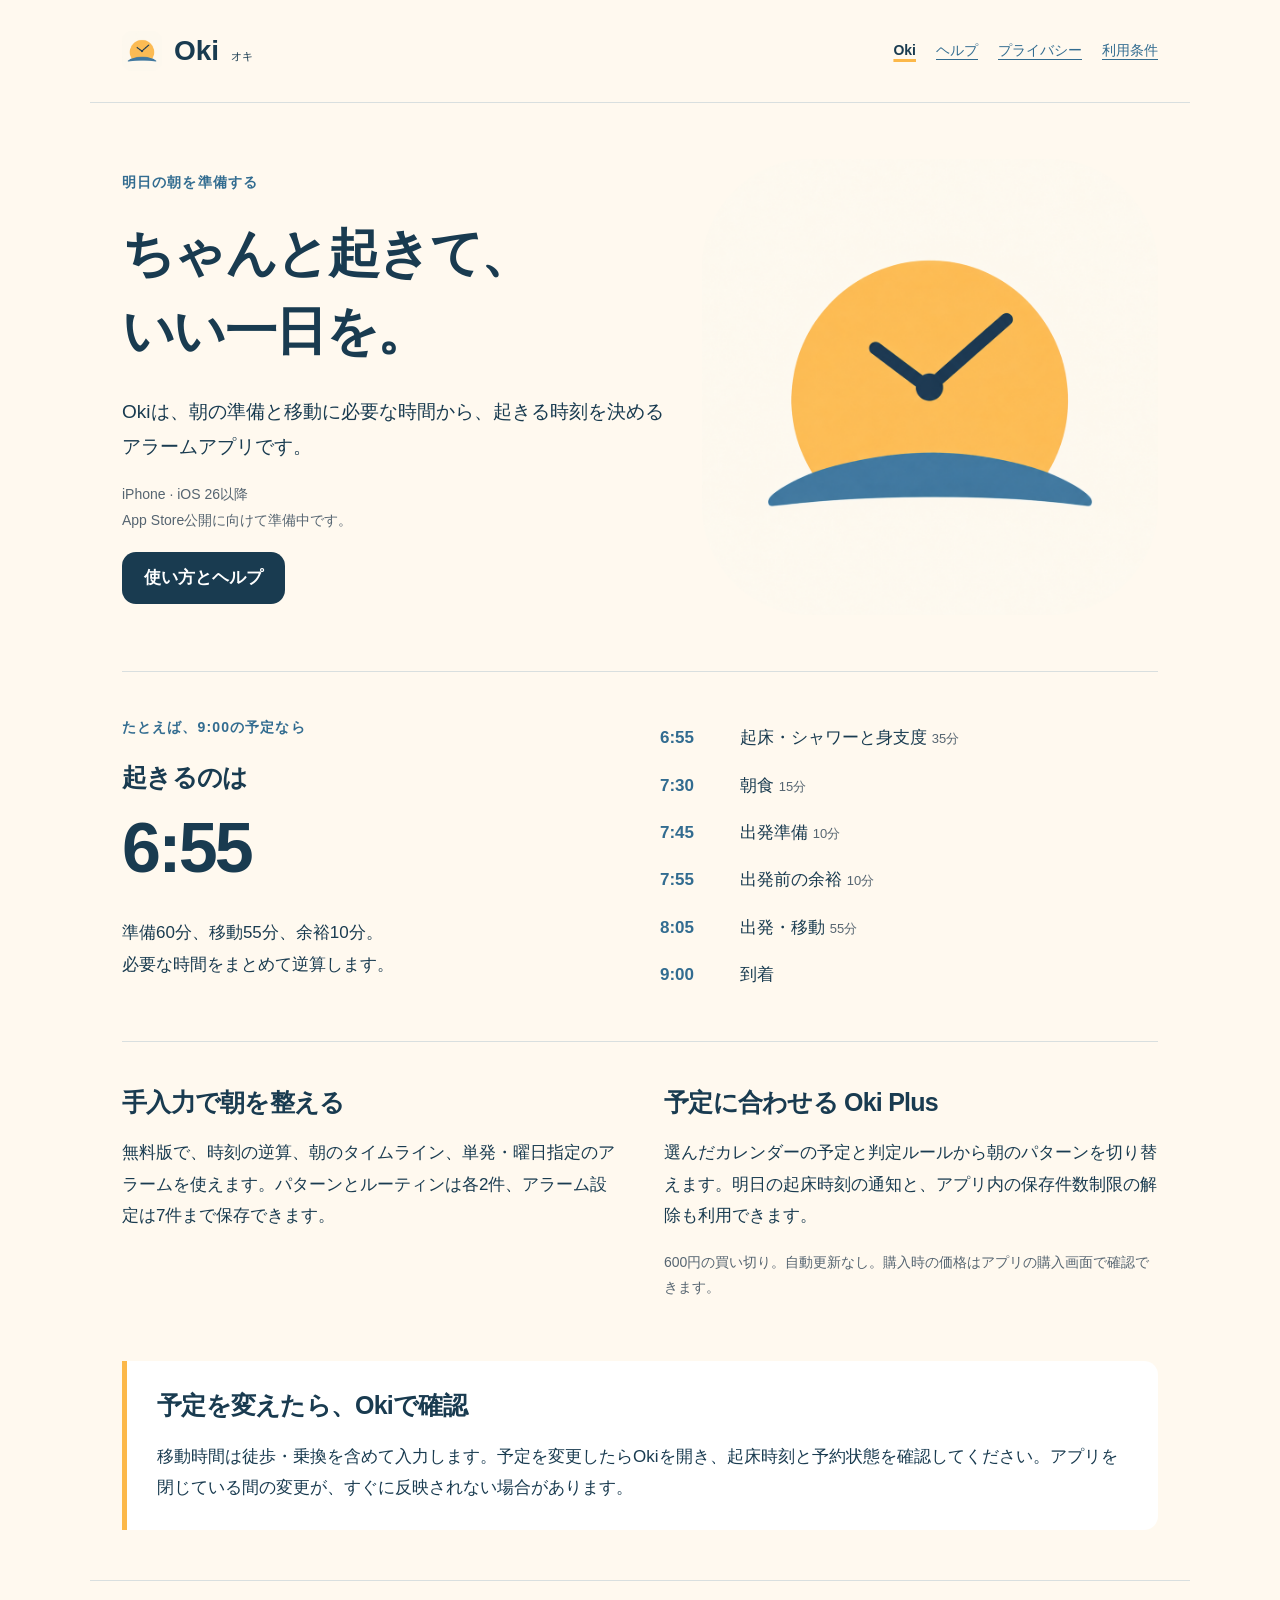
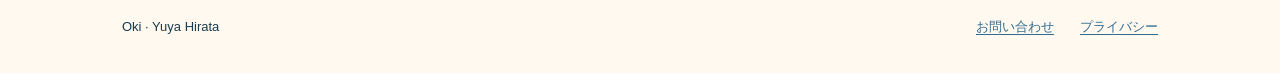
<file: index.html>
<!doctype html>
<html lang="ja"><head><meta charset="utf-8"><meta name="viewport" content="width=device-width, initial-scale=1">
<title>明日の朝を準備する — Oki</title><meta name="description" content="準備・移動・余裕時間から起床時刻を決める、iPhoneアプリOki。">
<link rel="icon" href="assets/oki-icon.png"><link rel="stylesheet" href="styles.css"></head>
<body><a class="skip" href="#main">本文へ進む</a>
<header><a class="brand" href="index.html"><img src="assets/oki-icon.png" width="40" height="40" alt=""><span>Oki <small>オキ</small></span></a><nav aria-label="メイン"><a href="index.html" aria-current="page">Oki</a><a href="support.html">ヘルプ</a><a href="privacy.html">プライバシー</a><a href="terms.html">利用条件</a></nav></header>
<main id="main"><section class="hero"><div><p class="eyebrow">明日の朝を準備する</p><h1>ちゃんと起きて、<br>いい一日を。</h1><p class="intro">Okiは、朝の準備と移動に必要な時間から、起きる時刻を決めるアラームアプリです。</p><p class="muted">iPhone · iOS 26以降<br>App Store公開に向けて準備中です。</p><a class="button" href="support.html">使い方とヘルプ</a></div><img class="hero-icon" src="assets/oki-icon.png" width="1024" height="1024" alt="朝日と時計を組み合わせたOkiのアイコン"></section>
<section class="example"><div><p class="eyebrow">たとえば、9:00の予定なら</p><h2>起きるのは <span class="clock">6:55</span></h2><p>準備60分、移動55分、余裕10分。<br>必要な時間をまとめて逆算します。</p></div><ol class="timeline"><li><time>6:55</time><span>起床・シャワーと身支度 <small>35分</small></span></li><li><time>7:30</time><span>朝食 <small>15分</small></span></li><li><time>7:45</time><span>出発準備 <small>10分</small></span></li><li><time>7:55</time><span>出発前の余裕 <small>10分</small></span></li><li><time>8:05</time><span>出発・移動 <small>55分</small></span></li><li><time>9:00</time><span>到着</span></li></ol></section>
<section class="plans"><div><h2>手入力で朝を整える</h2><p>無料版で、時刻の逆算、朝のタイムライン、単発・曜日指定のアラームを使えます。パターンとルーティンは各2件、アラーム設定は7件まで保存できます。</p></div><div><h2>予定に合わせる Oki Plus</h2><p>選んだカレンダーの予定と判定ルールから朝のパターンを切り替えます。明日の起床時刻の通知と、アプリ内の保存件数制限の解除も利用できます。</p><p class="muted">600円の買い切り。自動更新なし。購入時の価格はアプリの購入画面で確認できます。</p></div></section>
<section class="note"><h2>予定を変えたら、Okiで確認</h2><p>移動時間は徒歩・乗換を含めて入力します。予定を変更したらOkiを開き、起床時刻と予約状態を確認してください。アプリを閉じている間の変更が、すぐに反映されない場合があります。</p></section></main>
<footer><p>Oki · Yuya Hirata</p><a href="mailto:yuya.app.support@gmail.com">お問い合わせ</a><a href="privacy.html">プライバシー</a></footer>
</body></html>
</file>
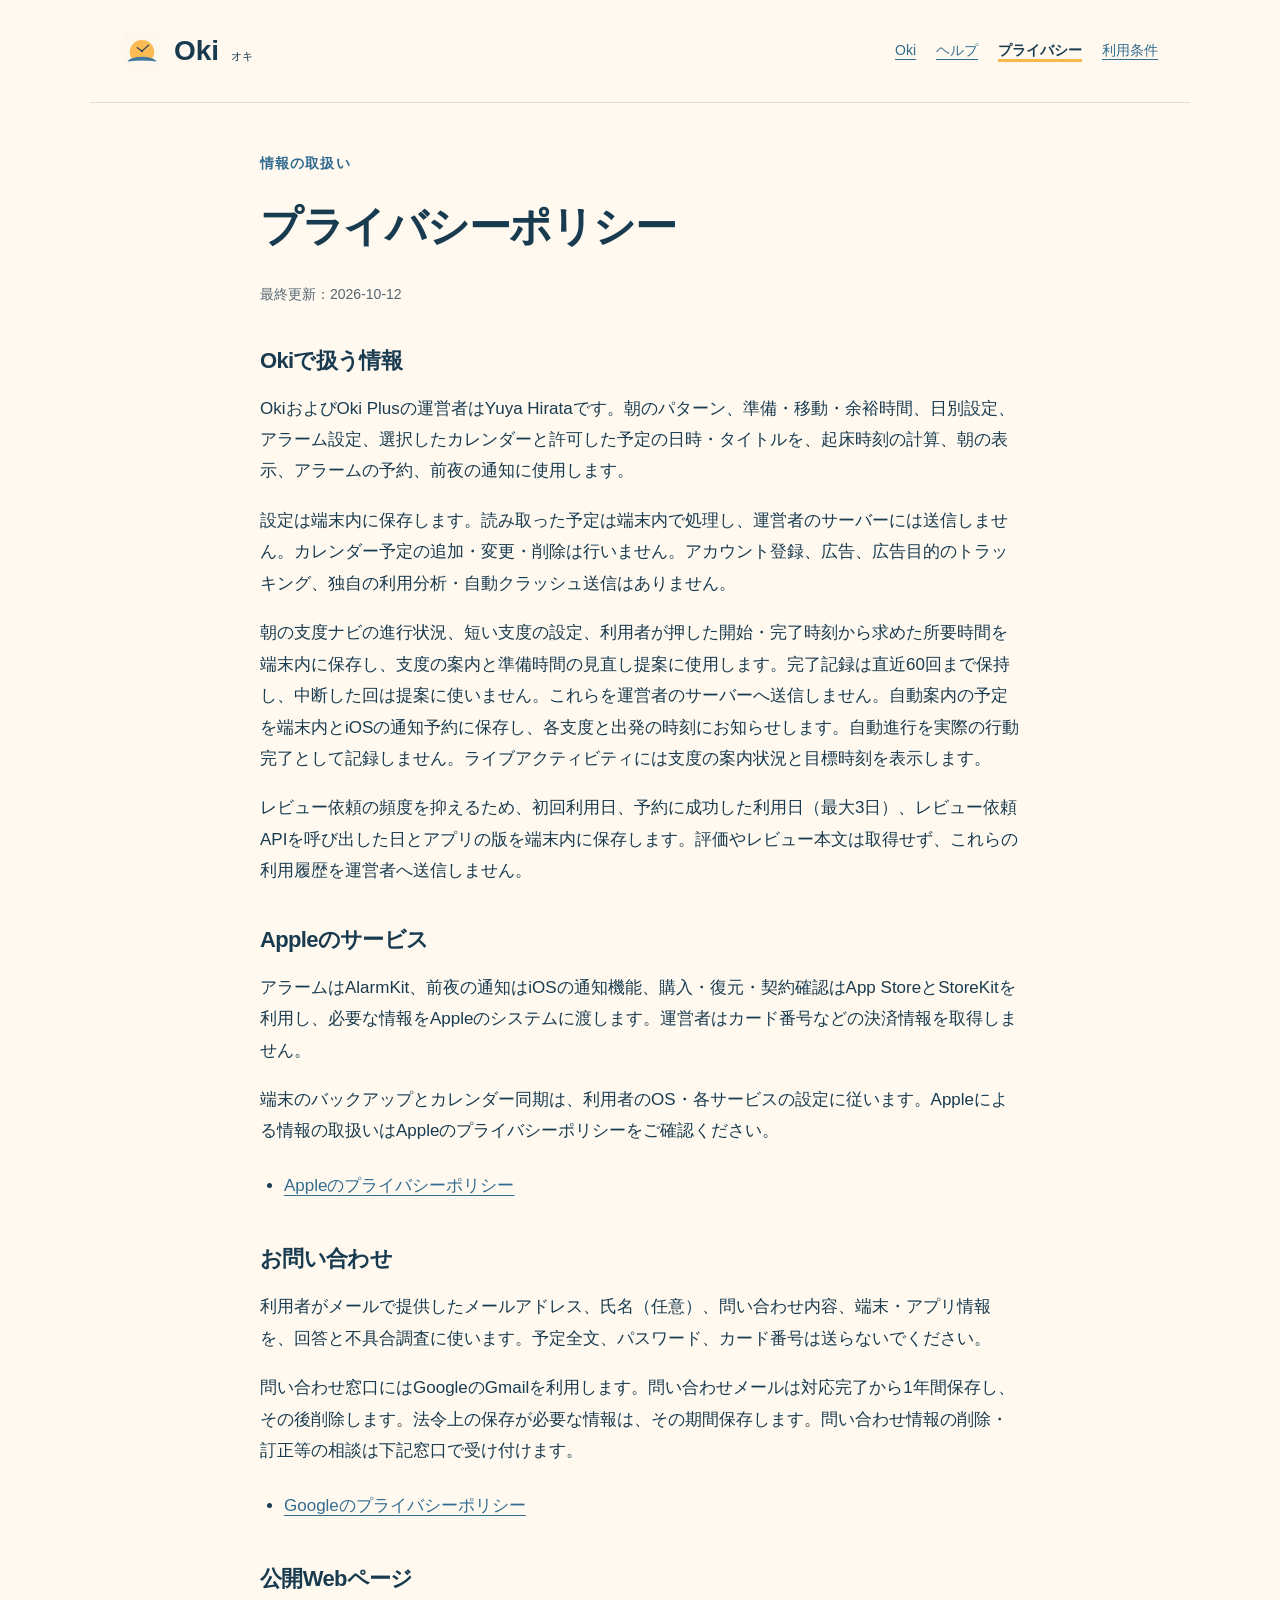
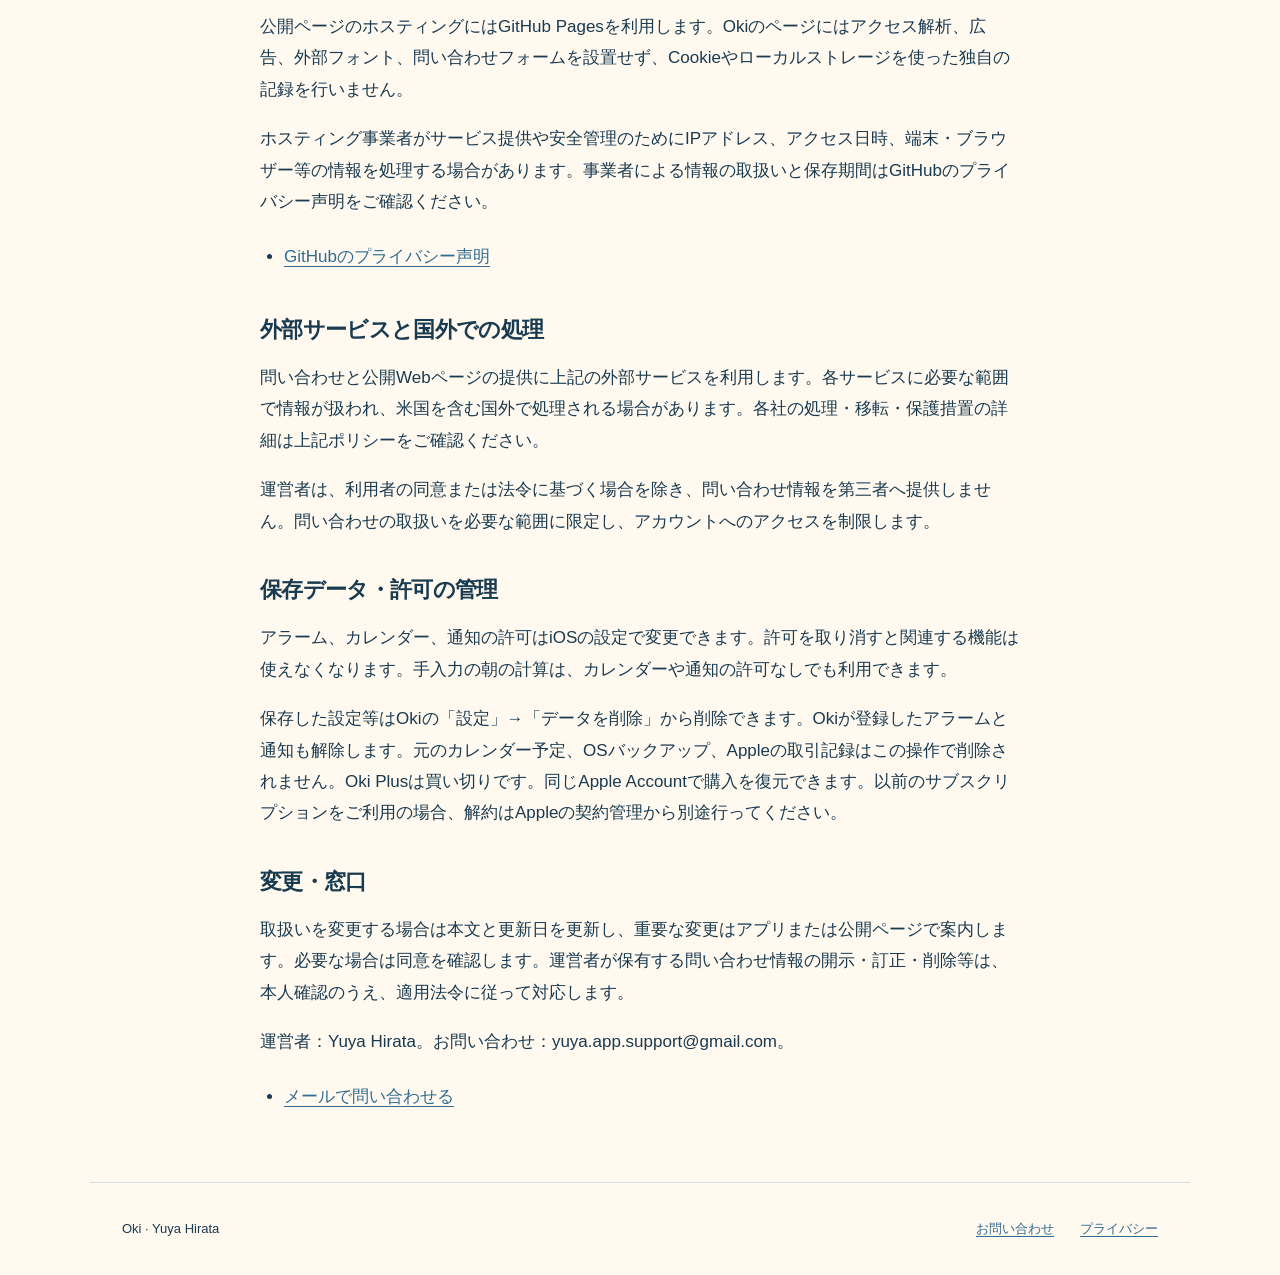
<file: privacy.html>
<!doctype html>
<html lang="ja"><head><meta charset="utf-8"><meta name="viewport" content="width=device-width, initial-scale=1">
<title>プライバシーポリシー — Oki</title><meta name="description" content="Okiの端末内データ、Appleのサービス、問い合わせ情報の取扱い。">
<link rel="icon" href="assets/oki-icon.png"><link rel="stylesheet" href="styles.css"></head>
<body><a class="skip" href="#main">本文へ進む</a>
<header><a class="brand" href="index.html"><img src="assets/oki-icon.png" width="40" height="40" alt=""><span>Oki <small>オキ</small></span></a><nav aria-label="メイン"><a href="index.html">Oki</a><a href="support.html">ヘルプ</a><a href="privacy.html" aria-current="page">プライバシー</a><a href="terms.html">利用条件</a></nav></header>
<main id="main"><article class="reading"><p class="eyebrow">情報の取扱い</p><h1>プライバシーポリシー</h1><p class="muted">最終更新：2026-10-12</p><section><h2>Okiで扱う情報</h2><p>OkiおよびOki Plusの運営者はYuya Hirataです。朝のパターン、準備・移動・余裕時間、日別設定、アラーム設定、選択したカレンダーと許可した予定の日時・タイトルを、起床時刻の計算、朝の表示、アラームの予約、前夜の通知に使用します。</p><p>設定は端末内に保存します。読み取った予定は端末内で処理し、運営者のサーバーには送信しません。カレンダー予定の追加・変更・削除は行いません。アカウント登録、広告、広告目的のトラッキング、独自の利用分析・自動クラッシュ送信はありません。</p><p>朝の支度ナビの進行状況、短い支度の設定、利用者が押した開始・完了時刻から求めた所要時間を端末内に保存し、支度の案内と準備時間の見直し提案に使用します。完了記録は直近60回まで保持し、中断した回は提案に使いません。これらを運営者のサーバーへ送信しません。自動案内の予定を端末内とiOSの通知予約に保存し、各支度と出発の時刻にお知らせします。自動進行を実際の行動完了として記録しません。ライブアクティビティには支度の案内状況と目標時刻を表示します。</p><p>レビュー依頼の頻度を抑えるため、初回利用日、予約に成功した利用日（最大3日）、レビュー依頼APIを呼び出した日とアプリの版を端末内に保存します。評価やレビュー本文は取得せず、これらの利用履歴を運営者へ送信しません。</p></section>
<section><h2>Appleのサービス</h2><p>アラームはAlarmKit、前夜の通知はiOSの通知機能、購入・復元・契約確認はApp StoreとStoreKitを利用し、必要な情報をAppleのシステムに渡します。運営者はカード番号などの決済情報を取得しません。</p><p>端末のバックアップとカレンダー同期は、利用者のOS・各サービスの設定に従います。Appleによる情報の取扱いはAppleのプライバシーポリシーをご確認ください。</p><ul><li><a href="https://www.apple.com/legal/privacy/jp/">Appleのプライバシーポリシー</a></li></ul></section>
<section><h2>お問い合わせ</h2><p>利用者がメールで提供したメールアドレス、氏名（任意）、問い合わせ内容、端末・アプリ情報を、回答と不具合調査に使います。予定全文、パスワード、カード番号は送らないでください。</p><p>問い合わせ窓口にはGoogleのGmailを利用します。問い合わせメールは対応完了から1年間保存し、その後削除します。法令上の保存が必要な情報は、その期間保存します。問い合わせ情報の削除・訂正等の相談は下記窓口で受け付けます。</p><ul><li><a href="https://policies.google.com/privacy?hl=ja">Googleのプライバシーポリシー</a></li></ul></section>
<section><h2>公開Webページ</h2><p>公開ページのホスティングにはGitHub Pagesを利用します。Okiのページにはアクセス解析、広告、外部フォント、問い合わせフォームを設置せず、Cookieやローカルストレージを使った独自の記録を行いません。</p><p>ホスティング事業者がサービス提供や安全管理のためにIPアドレス、アクセス日時、端末・ブラウザー等の情報を処理する場合があります。事業者による情報の取扱いと保存期間はGitHubのプライバシー声明をご確認ください。</p><ul><li><a href="https://docs.github.com/en/site-policy/privacy-policies/github-general-privacy-statement">GitHubのプライバシー声明</a></li></ul></section>
<section><h2>外部サービスと国外での処理</h2><p>問い合わせと公開Webページの提供に上記の外部サービスを利用します。各サービスに必要な範囲で情報が扱われ、米国を含む国外で処理される場合があります。各社の処理・移転・保護措置の詳細は上記ポリシーをご確認ください。</p><p>運営者は、利用者の同意または法令に基づく場合を除き、問い合わせ情報を第三者へ提供しません。問い合わせの取扱いを必要な範囲に限定し、アカウントへのアクセスを制限します。</p></section>
<section><h2>保存データ・許可の管理</h2><p>アラーム、カレンダー、通知の許可はiOSの設定で変更できます。許可を取り消すと関連する機能は使えなくなります。手入力の朝の計算は、カレンダーや通知の許可なしでも利用できます。</p><p>保存した設定等はOkiの「設定」→「データを削除」から削除できます。Okiが登録したアラームと通知も解除します。元のカレンダー予定、OSバックアップ、Appleの取引記録はこの操作で削除されません。Oki Plusは買い切りです。同じApple Accountで購入を復元できます。以前のサブスクリプションをご利用の場合、解約はAppleの契約管理から別途行ってください。</p></section>
<section><h2>変更・窓口</h2><p>取扱いを変更する場合は本文と更新日を更新し、重要な変更はアプリまたは公開ページで案内します。必要な場合は同意を確認します。運営者が保有する問い合わせ情報の開示・訂正・削除等は、本人確認のうえ、適用法令に従って対応します。</p><p>運営者：Yuya Hirata。お問い合わせ：yuya.app.support@gmail.com。</p><ul><li><a href="mailto:yuya.app.support@gmail.com?subject=Oki%20Support">メールで問い合わせる</a></li></ul></section>
</article></main>
<footer><p>Oki · Yuya Hirata</p><a href="mailto:yuya.app.support@gmail.com">お問い合わせ</a><a href="privacy.html">プライバシー</a></footer>
</body></html>
</file>
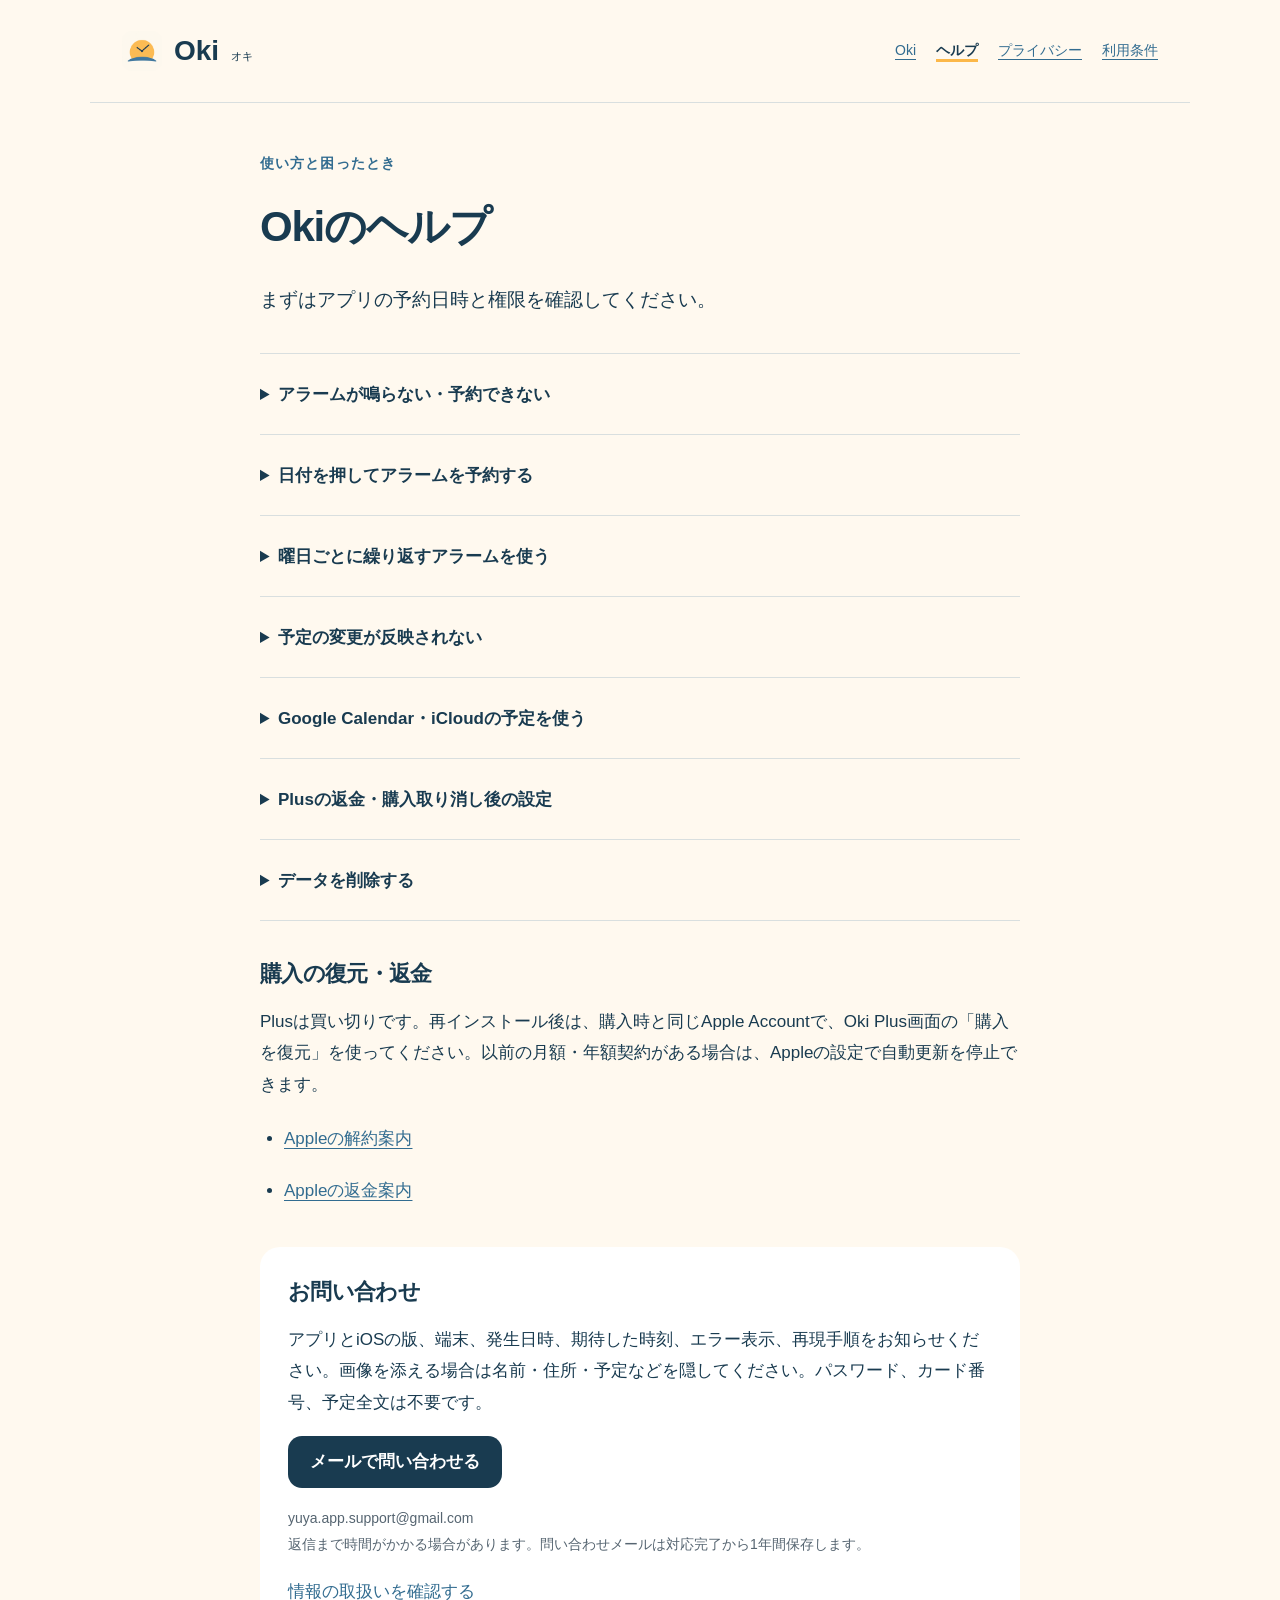
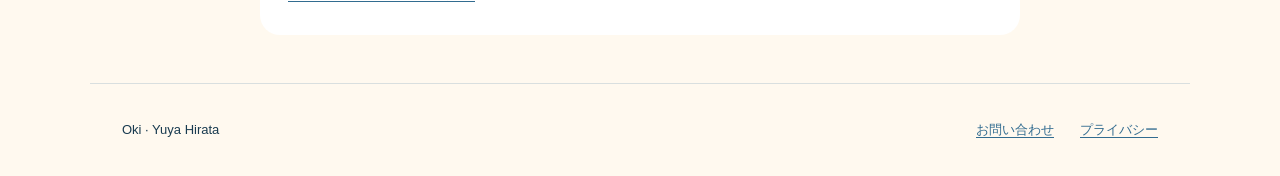
<file: support.html>
<!doctype html>
<html lang="ja"><head><meta charset="utf-8"><meta name="viewport" content="width=device-width, initial-scale=1">
<title>ヘルプ — Oki</title><meta name="description" content="Okiのアラーム、予定連携、購入・解約、データ削除について。">
<link rel="icon" href="assets/oki-icon.png"><link rel="stylesheet" href="styles.css"></head>
<body><a class="skip" href="#main">本文へ進む</a>
<header><a class="brand" href="index.html"><img src="assets/oki-icon.png" width="40" height="40" alt=""><span>Oki <small>オキ</small></span></a><nav aria-label="メイン"><a href="index.html">Oki</a><a href="support.html" aria-current="page">ヘルプ</a><a href="privacy.html">プライバシー</a><a href="terms.html">利用条件</a></nav></header>
<main id="main"><article class="reading"><p class="eyebrow">使い方と困ったとき</p><h1>Okiのヘルプ</h1><p class="intro">まずはアプリの予約日時と権限を確認してください。</p><section class="faq"><details><summary>アラームが鳴らない・予約できない</summary><p>「設定」→「繰り返し・詳細アラーム」で対象の日時と「OSに予約済み」を確認してください。iOSの設定でOkiのアラーム許可、端末の電源、対応OS、過去時刻やエラー表示も確認します。アラーム・カレンダー・前夜の通知は別々の許可です。</p></details><details><summary>日付を押してアラームを予約する</summary><p>「朝の設定」で時刻や準備時間を保存し、「ホーム」内のカレンダーで使う設定を選んで日付を押します。同じ設定の予約済み日をもう一度押し、確認画面で解除、別の設定を選んで押すと変更できます。初回はアラームの許可が必要です。前日に起床する場合は表示を確認してください。無料版は詳細アラームを含め7件までです。</p></details><details><summary>曜日ごとに繰り返すアラームを使う</summary><p>「設定」→「繰り返し・詳細アラーム」で朝の設定と曜日を選び、保存して有効にします。日付タップの単発予約とは別に鳴るため、不要な繰り返し予約はこの画面で解除してください。</p></details><details><summary>予定の変更が反映されない</summary><p>Okiを開いて更新し、対象予定と予約状態を確認してください。Plusの予定連携は直近7日分を予約し、アプリを開くと更新します。閉じている間の変更への即時追従は保証しません。</p></details><details><summary>Google Calendar・iCloudの予定を使う</summary><p>iOSのカレンダーへ同期され、Okiで対象に選んだカレンダーを利用できます。Plusのカレンダー連携で許可・対象カレンダー・判定ルールを設定してください。Okiが各サービスへ直接ログインする方式ではありません。元の予定は変更しません。</p></details><details><summary>Plusの返金・購入取り消し後の設定</summary><p>保存データは残ります。無料版で使うルーティン・パターン各2件、アラーム7件までを選ぶと予約の更新を再開します。必要なルーティンとパターンも選んでください。選ばなかった設定は休止し、予約を解除します。</p></details><details><summary>データを削除する</summary><p>「設定」→「データを削除」で保存した設定とOkiのアラーム・通知を削除できます。元のカレンダー予定、OSバックアップ、Appleの取引記録は削除されません。購入履歴は残り、同じApple Accountで購入を復元できます。</p></details></section>
<section><h2>購入の復元・返金</h2><p>Plusは買い切りです。再インストール後は、購入時と同じApple Accountで、Oki Plus画面の「購入を復元」を使ってください。以前の月額・年額契約がある場合は、Appleの設定で自動更新を停止できます。</p><ul><li><a href="https://support.apple.com/ja-jp/118428">Appleの解約案内</a></li><li><a href="https://support.apple.com/ja-jp/118223">Appleの返金案内</a></li></ul></section>
<section class="contact"><h2>お問い合わせ</h2><p>アプリとiOSの版、端末、発生日時、期待した時刻、エラー表示、再現手順をお知らせください。画像を添える場合は名前・住所・予定などを隠してください。パスワード、カード番号、予定全文は不要です。</p><a class="button" href="mailto:yuya.app.support@gmail.com?subject=Oki%20Support">メールで問い合わせる</a><p class="muted">yuya.app.support@gmail.com<br>返信まで時間がかかる場合があります。問い合わせメールは対応完了から1年間保存します。</p><a href="privacy.html">情報の取扱いを確認する</a></section></article></main>
<footer><p>Oki · Yuya Hirata</p><a href="mailto:yuya.app.support@gmail.com">お問い合わせ</a><a href="privacy.html">プライバシー</a></footer>
</body></html>
</file>
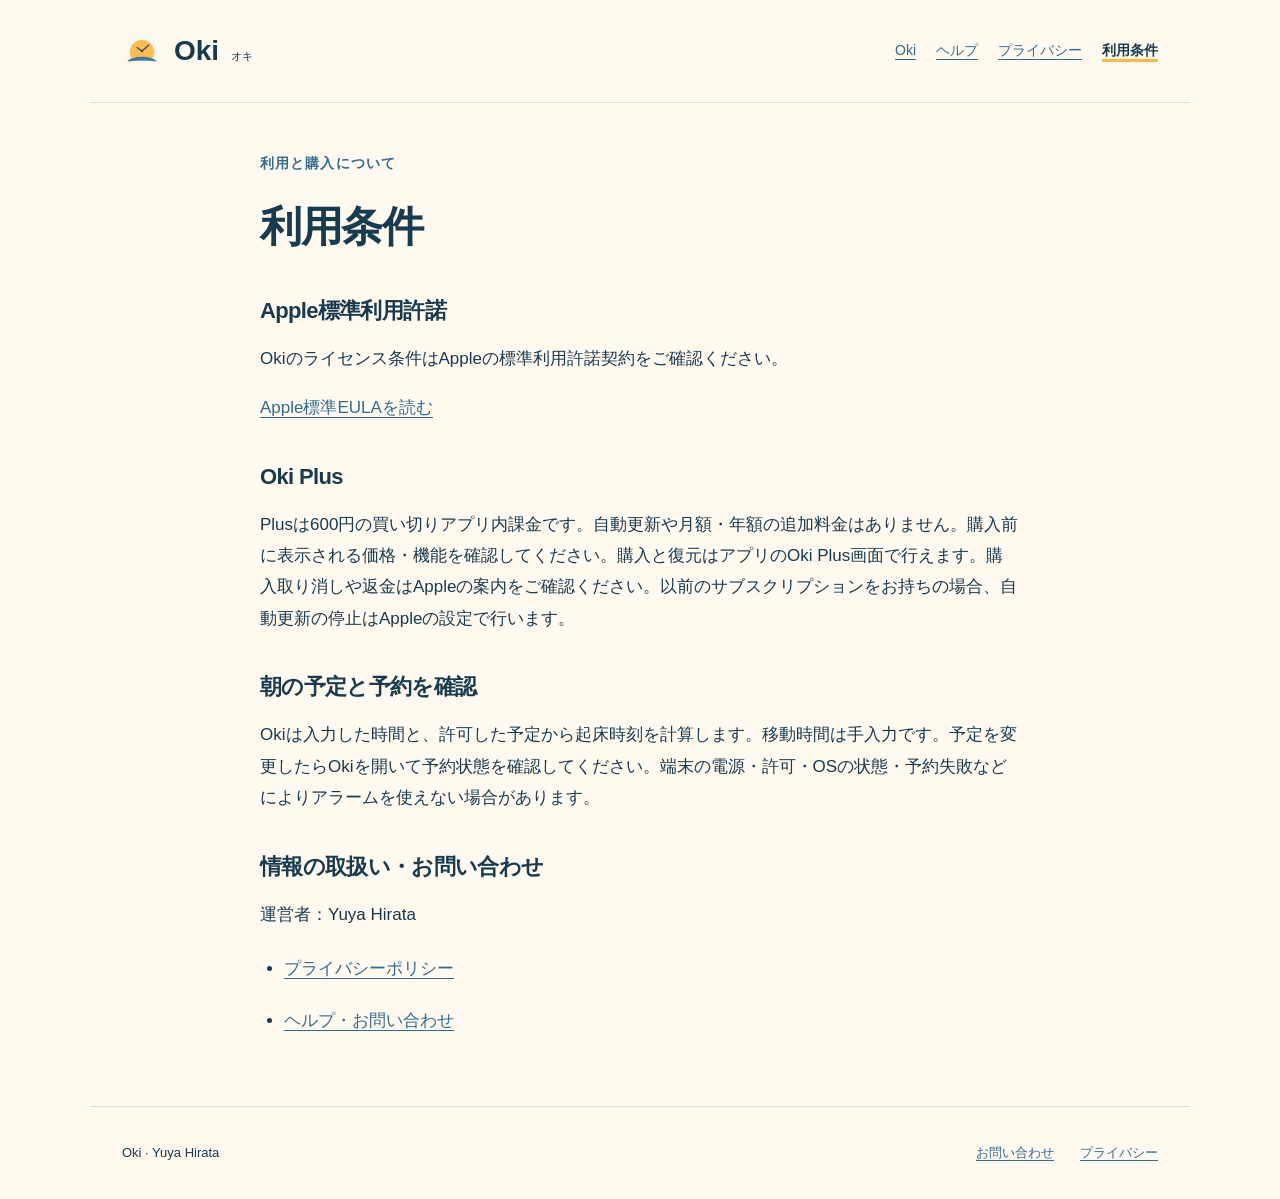
<file: terms.html>
<!doctype html>
<html lang="ja"><head><meta charset="utf-8"><meta name="viewport" content="width=device-width, initial-scale=1">
<title>利用条件 — Oki</title><meta name="description" content="OkiのApple標準利用許諾とOki Plusの利用について。">
<link rel="icon" href="assets/oki-icon.png"><link rel="stylesheet" href="styles.css"></head>
<body><a class="skip" href="#main">本文へ進む</a>
<header><a class="brand" href="index.html"><img src="assets/oki-icon.png" width="40" height="40" alt=""><span>Oki <small>オキ</small></span></a><nav aria-label="メイン"><a href="index.html">Oki</a><a href="support.html">ヘルプ</a><a href="privacy.html">プライバシー</a><a href="terms.html" aria-current="page">利用条件</a></nav></header>
<main id="main"><article class="reading"><p class="eyebrow">利用と購入について</p><h1>利用条件</h1><section><h2>Apple標準利用許諾</h2><p>Okiのライセンス条件はAppleの標準利用許諾契約をご確認ください。</p><a href="https://www.apple.com/legal/internet-services/itunes/dev/stdeula/">Apple標準EULAを読む</a></section><section><h2>Oki Plus</h2><p>Plusは600円の買い切りアプリ内課金です。自動更新や月額・年額の追加料金はありません。購入前に表示される価格・機能を確認してください。購入と復元はアプリのOki Plus画面で行えます。購入取り消しや返金はAppleの案内をご確認ください。以前のサブスクリプションをお持ちの場合、自動更新の停止はAppleの設定で行います。</p></section><section><h2>朝の予定と予約を確認</h2><p>Okiは入力した時間と、許可した予定から起床時刻を計算します。移動時間は手入力です。予定を変更したらOkiを開いて予約状態を確認してください。端末の電源・許可・OSの状態・予約失敗などによりアラームを使えない場合があります。</p></section><section><h2>情報の取扱い・お問い合わせ</h2><p>運営者：Yuya Hirata</p><ul><li><a href="privacy.html">プライバシーポリシー</a></li><li><a href="support.html">ヘルプ・お問い合わせ</a></li></ul></section></article></main>
<footer><p>Oki · Yuya Hirata</p><a href="mailto:yuya.app.support@gmail.com">お問い合わせ</a><a href="privacy.html">プライバシー</a></footer>
</body></html>
</file>
<file: styles.css>
:root { color-scheme: light dark; --paper: #fff9ef; --panel: #ffffff; --ink: #193b50; --muted: #566571; --blue: #326c90; --sun: #fcb849; --line: #d9dfdf; font-family: -apple-system, BlinkMacSystemFont, "Hiragino Sans", "Yu Gothic", sans-serif; }
* { box-sizing: border-box; }
body { margin: 0; background: var(--paper); color: var(--ink); font-size: 17px; line-height: 1.85; overflow-wrap: anywhere; }
a { color: var(--blue); text-underline-offset: .25em; }
a:hover { text-decoration-thickness: .15em; }
a:focus-visible, summary:focus-visible { outline: 3px solid var(--blue); outline-offset: 5px; border-radius: 4px; }
.skip { position: absolute; top: -100px; left: 20px; background: var(--panel); padding: 12px; z-index: 1; }
.skip:focus { top: 12px; }
header, main, footer { max-width: 1100px; margin-inline: auto; padding-inline: 32px; }
header { display: flex; align-items: center; justify-content: space-between; gap: 20px; padding-block: 25px; border-bottom: 1px solid var(--line); }
.brand { display: flex; align-items: center; gap: 12px; text-decoration: none; font-family: "Avenir Next", sans-serif; font-size: 28px; font-weight: 750; color: var(--ink); white-space: nowrap; }
.brand img { border-radius: 10px; }
.brand small { font-family: "Hiragino Sans", sans-serif; font-size: 11px; font-weight: 500; margin-left: 4px; }
nav { display: flex; gap: 20px; flex-wrap: wrap; }
nav a { min-height: 44px; display: inline-flex; align-items: center; font-size: 14px; }
nav [aria-current] { color: var(--ink); font-weight: 700; text-decoration-color: var(--sun); text-decoration-thickness: 3px; }
h1, h2 { line-height: 1.5; letter-spacing: -.03em; font-weight: 750; }
h1 { font-size: clamp(32px, 4.2vw, 52px); margin: 12px 0 24px; }
h2 { font-size: 25px; margin: 0 0 16px; }
p { margin-block: 0 18px; }
.eyebrow { font-size: 14px; font-weight: 650; letter-spacing: .08em; color: var(--blue); }
.intro { font-size: 19px; max-width: 34em; }
.muted { color: var(--muted); font-size: 14px; }
.hero { display: grid; grid-template-columns: 1.2fr 1fr; align-items: center; gap: 32px; padding-block: 56px; }
.hero-icon { width: 100%; height: auto; border-radius: 24%; }
.button { display: inline-flex; align-items: center; justify-content: center; min-height: 48px; padding: 10px 22px; border-radius: 14px; background: var(--ink); color: var(--panel); text-decoration: none; font-weight: 650; }
.example { border-top: 1px solid var(--line); border-bottom: 1px solid var(--line); display: grid; grid-template-columns: 1fr 1fr; gap: 40px; padding-block: 42px; align-items: center; }
.clock { display: block; font-family: "Avenir Next", sans-serif; font-size: 70px; font-weight: 650; font-variant-numeric: tabular-nums; letter-spacing: -.04em; }
.timeline { list-style: none; padding: 0; margin: 0; }
.timeline li { display: grid; grid-template-columns: 60px 1fr; gap: 20px; align-items: baseline; padding-block: 8px; }
.timeline time { font-variant-numeric: tabular-nums; color: var(--blue); font-weight: 650; }
.timeline small { color: var(--muted); font-size: 13px; white-space: nowrap; }
.plans { display: grid; grid-template-columns: 1fr 1fr; gap: 48px; padding-block: 42px; }
.note { background: var(--panel); border-left: 5px solid var(--sun); border-radius: 0 14px 14px 0; padding: 26px 30px; margin-bottom: 50px; }
.note p { margin: 0; }
.reading { max-width: 760px; margin-inline: auto; padding-block: 48px; }
.reading section { margin-top: 36px; }
.reading h1 { font-size: clamp(30px, 4vw, 42px); }
.reading h2 { font-size: 22px; }
.reading ul { padding-left: 24px; }
.reading li { margin-block: 10px; }
.reading li a { display: inline-block; padding-block: 5px; }
.faq { border-top: 1px solid var(--line); }
details { padding-block: 18px; border-bottom: 1px solid var(--line); }
summary { font-weight: 650; cursor: pointer; min-height: 44px; display: list-item; padding-top: 7px; }
details p { margin: 16px 0 4px; color: var(--muted); }
.contact { background: var(--panel); border-radius: 20px; padding: 28px; }
.contact .muted { margin-top: 18px; }
footer { display: flex; flex-wrap: wrap; gap: 16px 26px; padding-block: 24px; border-top: 1px solid var(--line); font-size: 13px; align-items: center; }
footer p { flex-grow: 1; margin: 0; }
footer a { display: inline-flex; align-items: center; min-height: 44px; }
@media (max-width: 680px) {
  header, main, footer { padding-inline: 22px; }
  header { flex-direction: column; align-items: flex-start; gap: 10px; }
  nav { gap: 6px 20px; }
  .hero { grid-template-columns: 1fr; padding-block: 34px; gap: 20px; }
  .hero-icon { max-width: 240px; justify-self: center; }
  .example, .plans { grid-template-columns: 1fr; gap: 26px; }
  .reading { padding-block: 34px; }
  .contact, .note { padding: 24px; }
}
@media (prefers-color-scheme: dark) {
  :root { --paper: #142530; --panel: #203440; --ink: #f5eedf; --muted: #bccbd2; --blue: #a2d0eb; --line: #3b505d; }
  .button { color: #193b50; }
}
</file>
